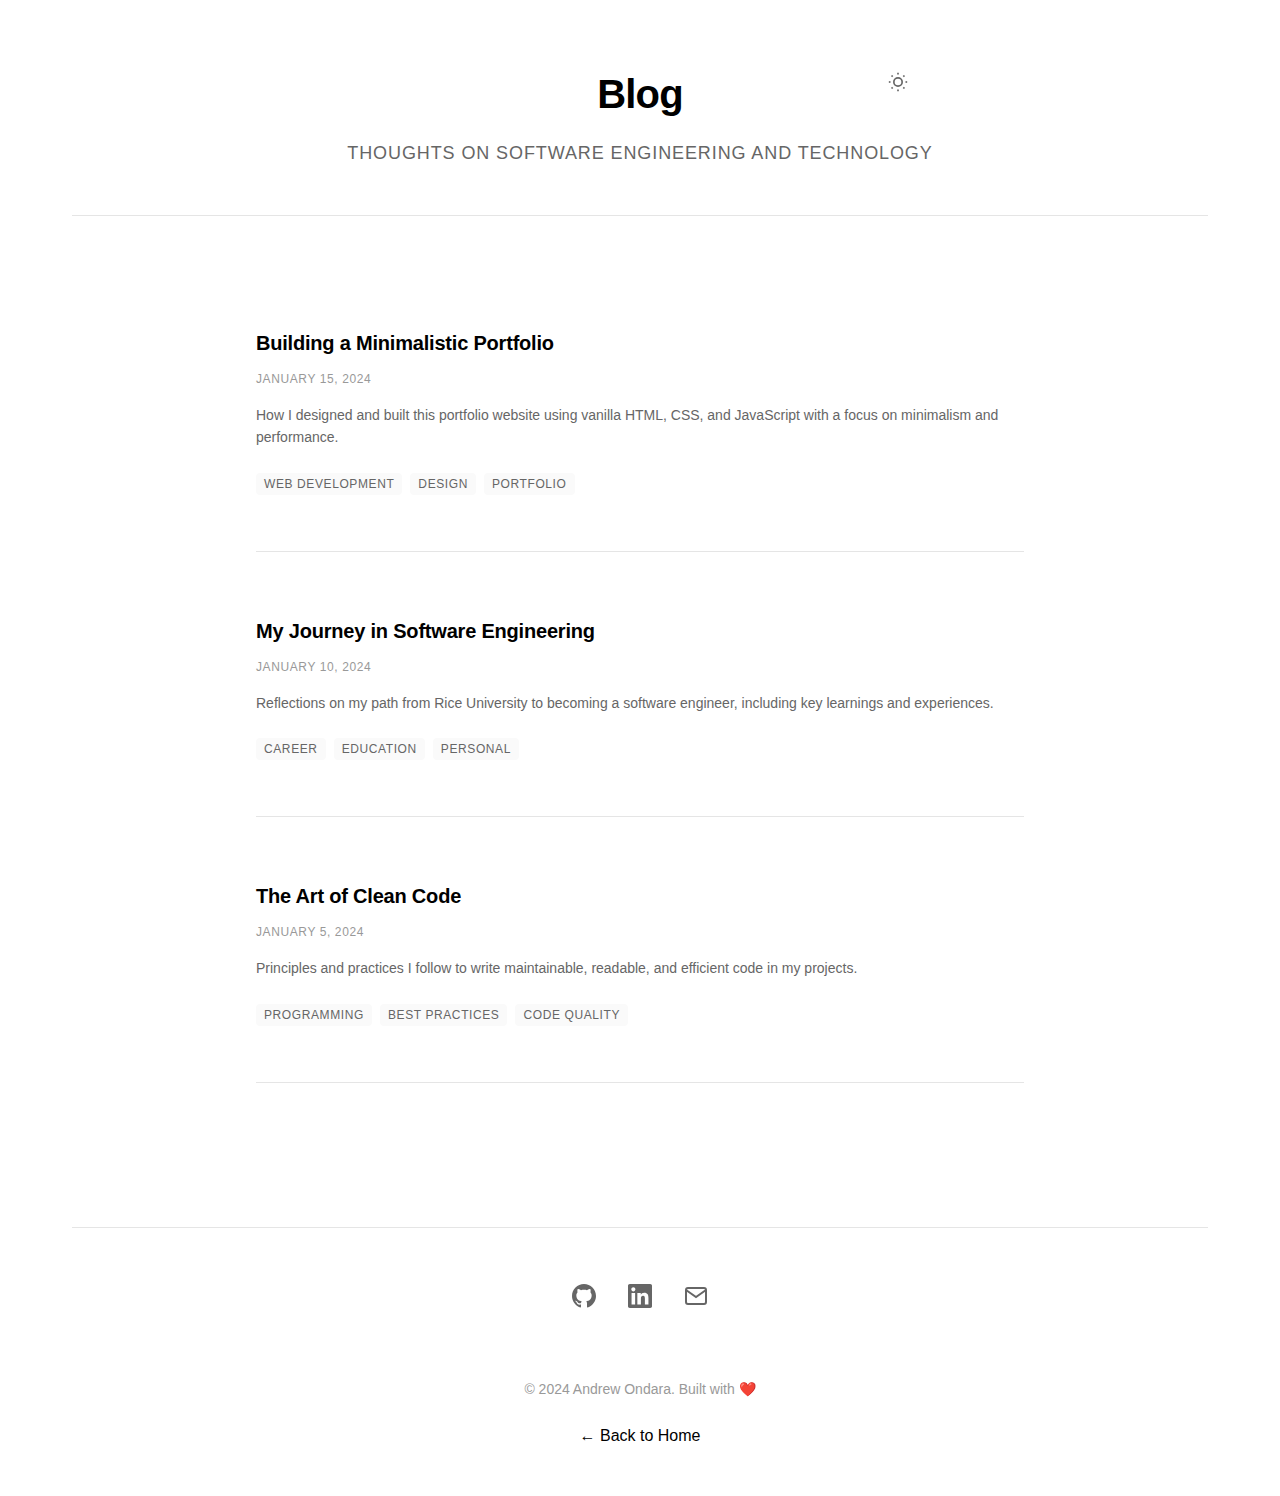
<file: blog/index.html>
<!DOCTYPE html>
<html lang="en">
<head>
    <meta charset="UTF-8">
    <meta name="viewport" content="width=device-width, initial-scale=1.0">
    <title>Blog - Andrew Ondara</title>
    <meta name="description" content="Blog posts about software engineering, technology, and my journey">
    <link rel="stylesheet" href="../style.css">
    <link rel="preconnect" href="https://fonts.googleapis.com">
    <link rel="preconnect" href="https://fonts.gstatic.com" crossorigin>
    <link href="https://fonts.googleapis.com/css2?family=Inter:wght@300;400;500;600;700&display=swap" rel="stylesheet">
    <link rel="icon" type="image/png" href="../favicon.png">
</head>
<body>
    <div class="container">
        <!-- Header -->
        <header class="header">
            <div class="header-content">
                <h1 class="name">Blog</h1>
                <p class="title">Thoughts on software engineering and technology</p>
                <div class="theme-toggle">
                    <button id="theme-toggle" aria-label="Toggle dark mode">
                        <svg class="sun-icon" width="20" height="20" viewBox="0 0 24 24" fill="none" stroke="currentColor" stroke-width="2">
                            <circle cx="12" cy="12" r="5"></circle>
                            <line x1="12" y1="1" x2="12" y2="3"></line>
                            <line x1="12" y1="21" x2="12" y2="23"></line>
                            <line x1="4.22" y1="4.22" x2="5.64" y2="5.64"></line>
                            <line x1="18.36" y1="18.36" x2="19.78" y2="19.78"></line>
                            <line x1="1" y1="12" x2="3" y2="12"></line>
                            <line x1="21" y1="12" x2="23" y2="12"></line>
                            <line x1="4.22" y1="19.78" x2="5.64" y2="18.36"></line>
                            <line x1="18.36" y1="5.64" x2="19.78" y2="4.22"></line>
                        </svg>
                        <svg class="moon-icon" width="20" height="20" viewBox="0 0 24 24" fill="none" stroke="currentColor" stroke-width="2">
                            <path d="M21 12.79A9 9 0 1 1 11.21 3 7 7 0 0 0 21 12.79z"></path>
                        </svg>
                    </button>
                </div>
            </div>
        </header>

        <!-- Main Content -->
        <main class="main">
            <section class="section">
                <div class="blog-posts" id="blog-posts">
                    <!-- Blog posts will be loaded here -->
                    <div class="loading">Loading posts...</div>
                </div>
            </section>
        </main>

        <!-- Footer -->
        <footer class="footer">
            <div class="footer-content">
                <div class="social-links">
                    <a href="https://github.com/AndrewOOndara" target="_blank" aria-label="GitHub">
                        <svg width="24" height="24" viewBox="0 0 24 24" fill="currentColor">
                            <path d="M12 0c-6.626 0-12 5.373-12 12 0 5.302 3.438 9.8 8.207 11.387.599.111.793-.261.793-.577v-2.234c-3.338.726-4.033-1.416-4.033-1.416-.546-1.387-1.333-1.756-1.333-1.756-1.089-.745.083-.729.083-.729 1.205.084 1.839 1.237 1.839 1.237 1.07 1.834 2.807 1.304 3.492.997.107-.775.418-1.305.762-1.604-2.665-.305-5.467-1.334-5.467-5.931 0-1.311.469-2.381 1.236-3.221-.124-.303-.535-1.524.117-3.176 0 0 1.008-.322 3.301 1.23.957-.266 1.983-.399 3.003-.404 1.02.005 2.047.138 3.006.404 2.291-1.552 3.297-1.23 3.297-1.23.653 1.653.242 2.874.118 3.176.77.84 1.235 1.911 1.235 3.221 0 4.609-2.807 5.624-5.479 5.921.43.372.823 1.102.823 2.222v3.293c0 .319.192.694.801.576 4.765-1.589 8.199-6.086 8.199-11.386 0-6.627-5.373-12-12-12z"/>
                        </svg>
                    </a>
                    <a href="https://www.linkedin.com/in/andrewondara/" target="_blank" aria-label="LinkedIn">
                        <svg width="24" height="24" viewBox="0 0 24 24" fill="currentColor">
                            <path d="M20.447 20.452h-3.554v-5.569c0-1.328-.027-3.037-1.852-3.037-1.853 0-2.136 1.445-2.136 2.939v5.667H9.351V9h3.414v1.561h.046c.477-.9 1.637-1.85 3.37-1.85 3.601 0 4.267 2.37 4.267 5.455v6.286zM5.337 7.433c-1.144 0-2.063-.926-2.063-2.065 0-1.138.92-2.063 2.063-2.063 1.14 0 2.064.925 2.064 2.063 0 1.139-.925 2.065-2.064 2.065zm1.782 13.019H3.555V9h3.564v11.452zM22.225 0H1.771C.792 0 0 .774 0 1.729v20.542C0 23.227.792 24 1.771 24h20.451C23.2 24 24 23.227 24 22.271V1.729C24 .774 23.2 0 22.222 0h.003z"/>
                        </svg>
                    </a>
                    <a href="mailto:aoo4@rice.edu" aria-label="Email">
                        <svg width="24" height="24" viewBox="0 0 24 24" fill="none" stroke="currentColor" stroke-width="2">
                            <path d="M4 4h16c1.1 0 2 .9 2 2v12c0 1.1-.9 2-2 2H4c-1.1 0-2-.9-2-2V6c0-1.1.9-2 2-2z"></path>
                            <polyline points="22,6 12,13 2,6"></polyline>
                        </svg>
                    </a>
                </div>
                <p class="footer-text">© 2024 Andrew Ondara. Built with ❤️</p>
                <a href="../" class="back-home">← Back to Home</a>
            </div>
        </footer>
    </div>

    <script src="../script.js"></script>
    <script>
        // Override blog posts for the blog index page
        document.addEventListener('DOMContentLoaded', () => {
            const posts = [
                {
                    title: "Building a Minimalistic Portfolio",
                    date: "2024-01-15",
                    excerpt: "How I designed and built this portfolio website using vanilla HTML, CSS, and JavaScript with a focus on minimalism and performance.",
                    slug: "building-minimalistic-portfolio",
                    categories: ["Web Development", "Design", "Portfolio"]
                },
                {
                    title: "My Journey in Software Engineering",
                    date: "2024-01-10",
                    excerpt: "Reflections on my path from Rice University to becoming a software engineer, including key learnings and experiences.",
                    slug: "software-engineering-journey",
                    categories: ["Career", "Education", "Personal"]
                },
                {
                    title: "The Art of Clean Code",
                    date: "2024-01-05",
                    excerpt: "Principles and practices I follow to write maintainable, readable, and efficient code in my projects.",
                    slug: "clean-code-principles",
                    categories: ["Programming", "Best Practices", "Code Quality"]
                }
            ];

            const container = document.getElementById('blog-posts');
            if (container) {
                const postsHTML = posts.map(post => `
                    <article class="blog-post">
                        <h3 class="blog-post-title">
                            <a href="${post.slug}.html" style="color: inherit; text-decoration: none;">
                                ${post.title}
                            </a>
                        </h3>
                        <p class="blog-post-date">${new Date(post.date).toLocaleDateString('en-US', {
                            year: 'numeric',
                            month: 'long',
                            day: 'numeric'
                        })}</p>
                        <p class="blog-post-excerpt">${post.excerpt}</p>
                        <div class="blog-post-categories">
                            ${post.categories.map(category => `<span class="category-tag">${category}</span>`).join('')}
                        </div>
                    </article>
                `).join('');

                container.innerHTML = postsHTML;
            }
        });
    </script>
</body>
</html>
</file>
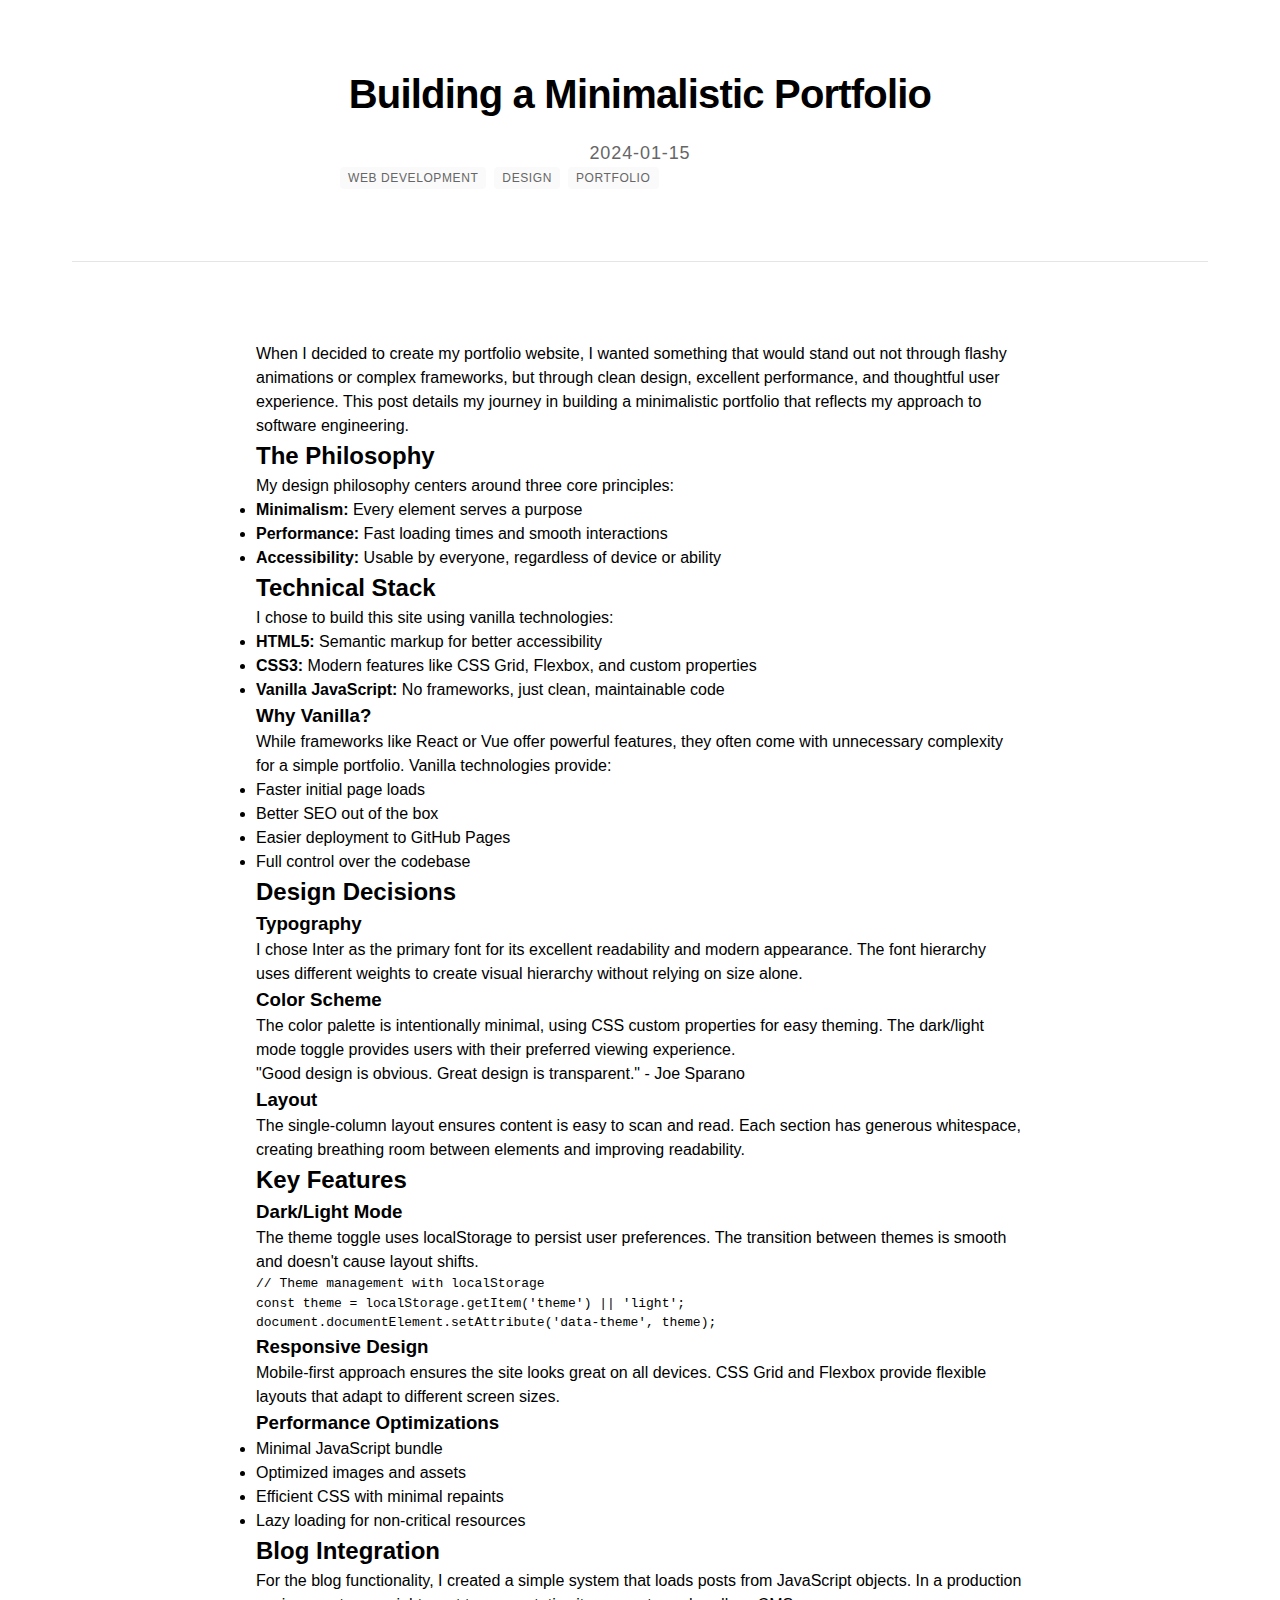
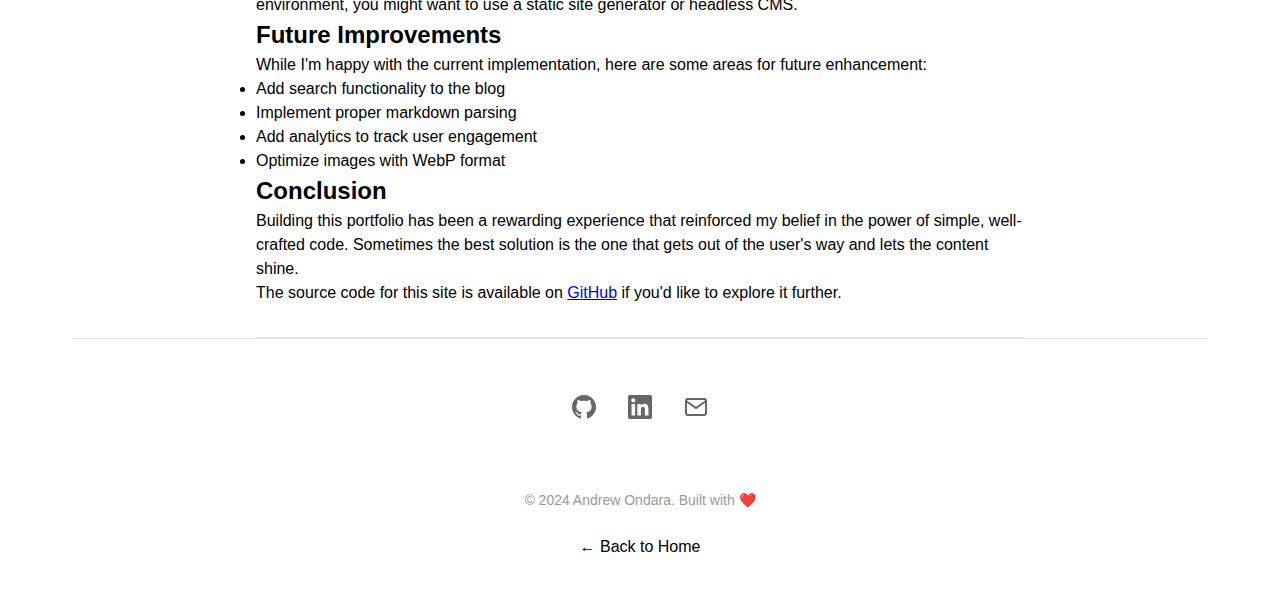
<file: blog/building-a-minimalistic-portfolio.html>
<!DOCTYPE html>
<html lang="en">
<head>
    <meta charset="UTF-8">
    <meta name="viewport" content="width=device-width, initial-scale=1.0">
    <title>Building a Minimalistic Portfolio - Andrew Ondara Blog</title>
    <meta name="description" content="When I decided to create my portfolio website, I wanted something that would stand out not through flashy animations or complex frameworks, but throug">
    <link rel="stylesheet" href="../style.css">
    <link rel="icon" type="image/png" href="../favicon.png">
</head>
<body>
    <div class="container">
        <header class="header">
            <div class="header-content">
                <h1 class="name">Building a Minimalistic Portfolio</h1>
                <p class="title">2024-01-15</p>
                <div class="blog-post-categories">
                    <span class="category-tag">Web Development</span><span class="category-tag">Design</span><span class="category-tag">Portfolio</span>
                </div>
            </div>
        </header>
        <main class="main">
            <article class="blog-post">
                <p>When I decided to create my portfolio website, I wanted something that would stand out not through flashy animations or complex frameworks, but through clean design, excellent performance, and thoughtful user experience. This post details my journey in building a minimalistic portfolio that reflects my approach to software engineering.</p>
<h2>The Philosophy</h2>
<p>My design philosophy centers around three core principles:</p>
<ul>
<li><strong>Minimalism:</strong> Every element serves a purpose</li>
<li><strong>Performance:</strong> Fast loading times and smooth interactions</li>
<li><strong>Accessibility:</strong> Usable by everyone, regardless of device or ability</li>
</ul>
<h2>Technical Stack</h2>
<p>I chose to build this site using vanilla technologies:</p>
<ul>
<li><strong>HTML5:</strong> Semantic markup for better accessibility</li>
<li><strong>CSS3:</strong> Modern features like CSS Grid, Flexbox, and custom properties</li>
<li><strong>Vanilla JavaScript:</strong> No frameworks, just clean, maintainable code</li>
</ul>
<h3>Why Vanilla?</h3>
<p>While frameworks like React or Vue offer powerful features, they often come with unnecessary complexity for a simple portfolio. Vanilla technologies provide:</p>
<ul>
<li>Faster initial page loads</li>
<li>Better SEO out of the box</li>
<li>Easier deployment to GitHub Pages</li>
<li>Full control over the codebase</li>
</ul>
<h2>Design Decisions</h2>
<h3>Typography</h3>
<p>I chose Inter as the primary font for its excellent readability and modern appearance. The font hierarchy uses different weights to create visual hierarchy without relying on size alone.</p>
<h3>Color Scheme</h3>
<p>The color palette is intentionally minimal, using CSS custom properties for easy theming. The dark/light mode toggle provides users with their preferred viewing experience.</p>
<blockquote>
<p>"Good design is obvious. Great design is transparent." - Joe Sparano</p>
</blockquote>
<h3>Layout</h3>
<p>The single-column layout ensures content is easy to scan and read. Each section has generous whitespace, creating breathing room between elements and improving readability.</p>
<h2>Key Features</h2>
<h3>Dark/Light Mode</h3>
<p>The theme toggle uses localStorage to persist user preferences. The transition between themes is smooth and doesn't cause layout shifts.</p>
<pre class="codehilite"><code class="language-js">// Theme management with localStorage
const theme = localStorage.getItem('theme') || 'light';
document.documentElement.setAttribute('data-theme', theme);
</code></pre>

<h3>Responsive Design</h3>
<p>Mobile-first approach ensures the site looks great on all devices. CSS Grid and Flexbox provide flexible layouts that adapt to different screen sizes.</p>
<h3>Performance Optimizations</h3>
<ul>
<li>Minimal JavaScript bundle</li>
<li>Optimized images and assets</li>
<li>Efficient CSS with minimal repaints</li>
<li>Lazy loading for non-critical resources</li>
</ul>
<h2>Blog Integration</h2>
<p>For the blog functionality, I created a simple system that loads posts from JavaScript objects. In a production environment, you might want to use a static site generator or headless CMS.</p>
<h2>Future Improvements</h2>
<p>While I'm happy with the current implementation, here are some areas for future enhancement:</p>
<ul>
<li>Add search functionality to the blog</li>
<li>Implement proper markdown parsing</li>
<li>Add analytics to track user engagement</li>
<li>Optimize images with WebP format</li>
</ul>
<h2>Conclusion</h2>
<p>Building this portfolio has been a rewarding experience that reinforced my belief in the power of simple, well-crafted code. Sometimes the best solution is the one that gets out of the user's way and lets the content shine.</p>
<p>The source code for this site is available on <a href="https://github.com/AndrewOOndara/AndrewOOndara.github.io">GitHub</a> if you'd like to explore it further. </p>
            </article>
        </main>
        <footer class="footer">
            <div class="footer-content">
                <div class="social-links">
                    <a href="https://github.com/AndrewOOndara" target="_blank" aria-label="GitHub">
                        <svg width="24" height="24" viewBox="0 0 24 24" fill="currentColor"><path d="M12 0c-6.626 0-12 5.373-12 12 0 5.302 3.438 9.8 8.207 11.387.599.111.793-.261.793-.577v-2.234c-3.338.726-4.033-1.416-4.033-1.416-.546-1.387-1.333-1.756-1.333-1.756-1.089-.745.083-.729.083-.729 1.205.084 1.839 1.237 1.839 1.237 1.07 1.834 2.807 1.304 3.492.997.107-.775.418-1.305.762-1.604-2.665-.305-5.467-1.334-5.467-5.931 0-1.311.469-2.381 1.236-3.221-.124-.303-.535-1.524.117-3.176 0 0 1.008-.322 3.301 1.23.957-.266 1.983-.399 3.003-.404 1.02.005 2.047.138 3.006.404 2.291-1.552 3.297-1.23 3.297-1.23.653 1.653.242 2.874.118 3.176.77.84 1.235 1.911 1.235 3.221 0 4.609-2.807 5.624-5.479 5.921.43.372.823 1.102.823 2.222v3.293c0 .319.192.694.801.576 4.765-1.589 8.199-6.086 8.199-11.386 0-6.627-5.373-12-12-12z"/></svg>
                    </a>
                    <a href="https://www.linkedin.com/in/andrewondara/" target="_blank" aria-label="LinkedIn">
                        <svg width="24" height="24" viewBox="0 0 24 24" fill="currentColor"><path d="M20.447 20.452h-3.554v-5.569c0-1.328-.027-3.037-1.852-3.037-1.853 0-2.136 1.445-2.136 2.939v5.667H9.351V9h3.414v1.561h.046c.477-.9 1.637-1.85 3.37-1.85 3.601 0 4.267 2.37 4.267 5.455v6.286zM5.337 7.433c-1.144 0-2.063-.926-2.063-2.065 0-1.138.92-2.063 2.063-2.063 1.14 0 2.064.925 2.064 2.063 0 1.139-.925 2.065-2.064 2.065zm1.782 13.019H3.555V9h3.564v11.452zM22.225 0H1.771C.792 0 0 .774 0 1.729v20.542C0 23.227.792 24 1.771 24h20.451C23.2 24 24 23.227 24 22.271V1.729C24 .774 23.2 0 22.222 0h.003z"/></svg>
                    </a>
                    <a href="mailto:a.ondara14@gmail.com" aria-label="Email">
                        <svg width="24" height="24" viewBox="0 0 24 24" fill="none" stroke="currentColor" stroke-width="2"><path d="M4 4h16c1.1 0 2 .9 2 2v12c0 1.1-.9 2-2 2H4c-1.1 0-2-.9-2-2V6c0-1.1.9-2 2-2z"></path><polyline points="22,6 12,13 2,6"></polyline></svg>
                    </a>
                </div>
                <p class="footer-text">© 2024 Andrew Ondara. Built with ❤️</p>
                <a href="../" class="back-home">← Back to Home</a>
            </div>
        </footer>
    </div>
</body>
</html>
</file>
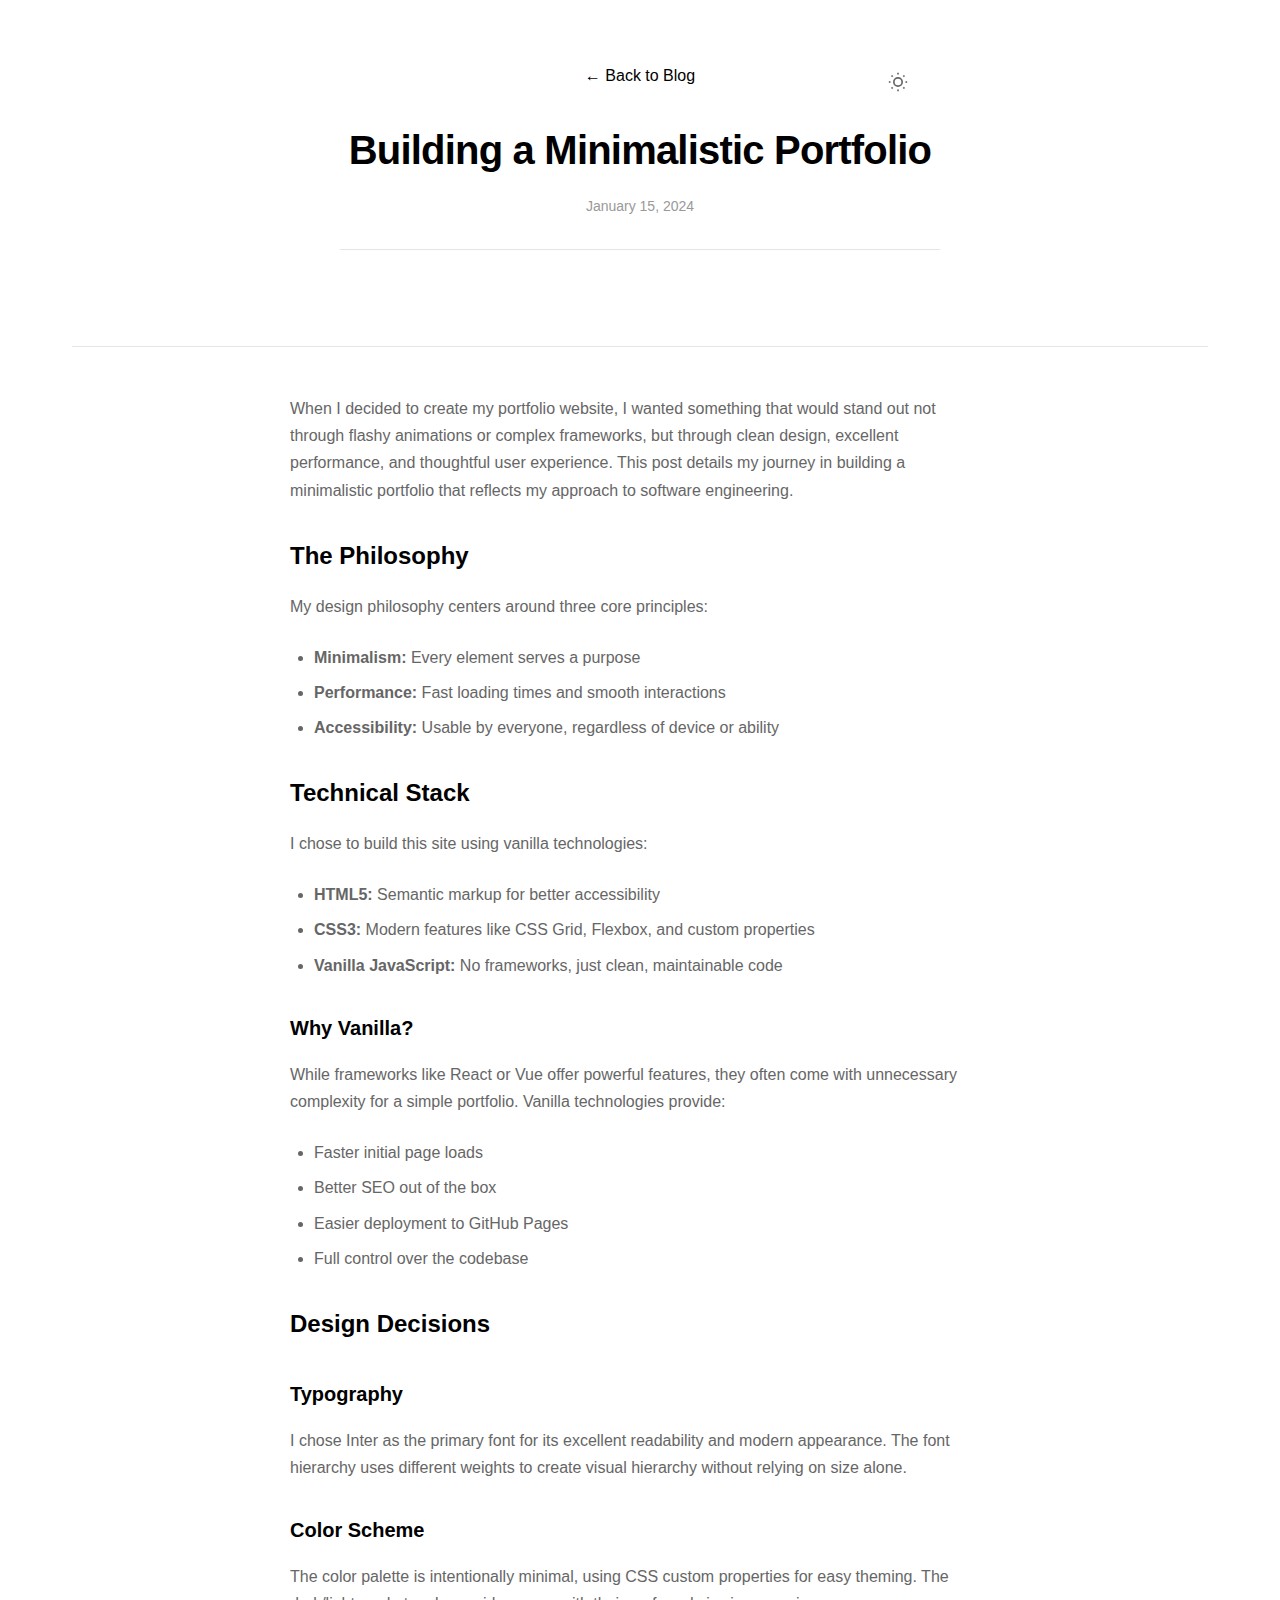
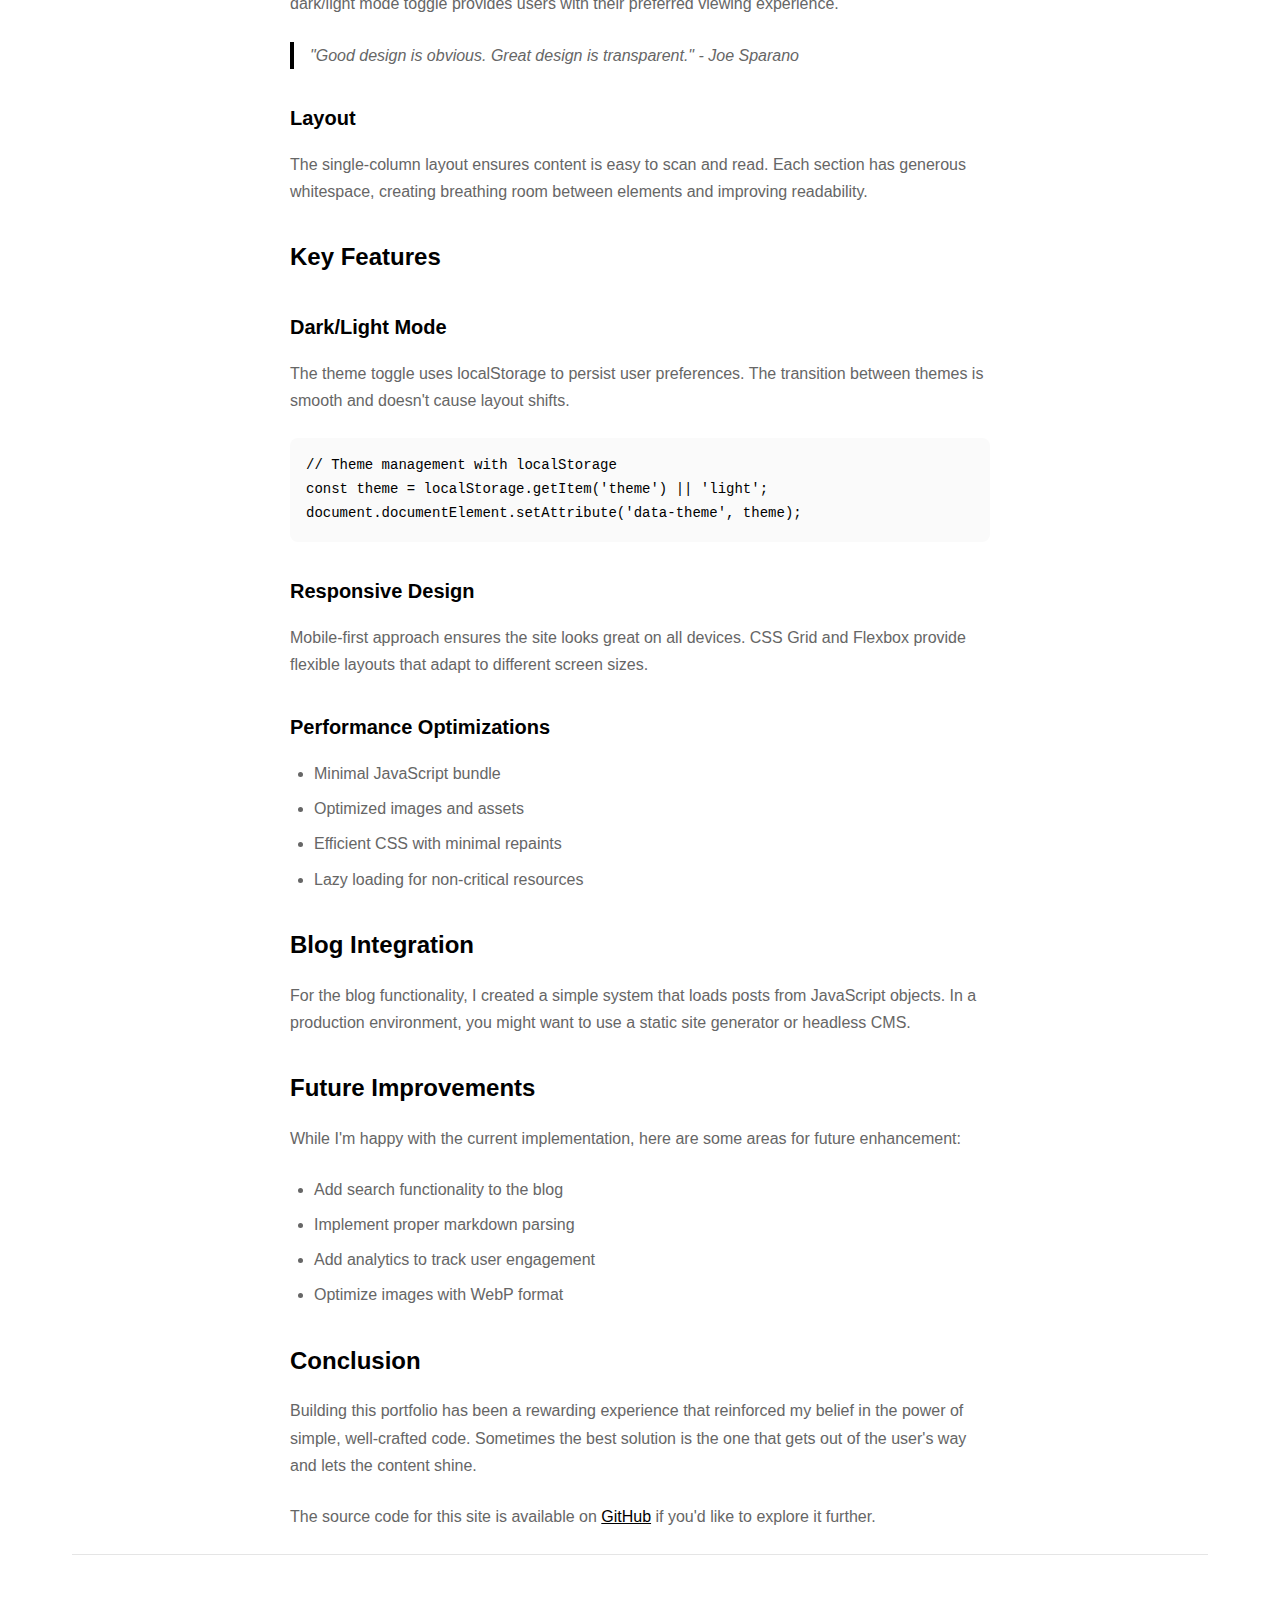
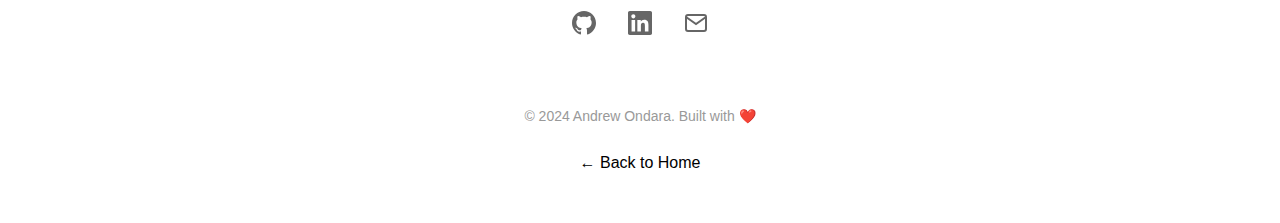
<file: blog/building-minimalistic-portfolio.html>
<!DOCTYPE html>
<html lang="en">
<head>
    <meta charset="UTF-8">
    <meta name="viewport" content="width=device-width, initial-scale=1.0">
    <title>Building a Minimalistic Portfolio - Andrew Ondara</title>
    <meta name="description" content="How I designed and built this portfolio website using vanilla HTML, CSS, and JavaScript with a focus on minimalism and performance.">
    <link rel="stylesheet" href="../style.css">
    <link rel="preconnect" href="https://fonts.googleapis.com">
    <link rel="preconnect" href="https://fonts.gstatic.com" crossorigin>
    <link href="https://fonts.googleapis.com/css2?family=Inter:wght@300;400;500;600;700&display=swap" rel="stylesheet">
    <link rel="icon" type="image/png" href="../favicon.png">
    <style>
        .blog-content {
            max-width: 700px;
            margin: 0 auto;
            line-height: 1.7;
        }
        
        .blog-content h1,
        .blog-content h2,
        .blog-content h3 {
            margin-top: 2rem;
            margin-bottom: 1rem;
            color: var(--text-primary);
        }
        
        .blog-content h1 {
            font-size: 2rem;
            font-weight: 700;
        }
        
        .blog-content h2 {
            font-size: 1.5rem;
            font-weight: 600;
        }
        
        .blog-content h3 {
            font-size: 1.25rem;
            font-weight: 600;
        }
        
        .blog-content p {
            margin-bottom: 1.5rem;
            color: var(--text-secondary);
        }
        
        .blog-content code {
            background-color: var(--bg-secondary);
            padding: 0.2rem 0.4rem;
            border-radius: 0.25rem;
            font-family: 'Monaco', 'Menlo', 'Ubuntu Mono', monospace;
            font-size: 0.875rem;
            color: var(--accent-color);
        }
        
        .blog-content pre {
            background-color: var(--bg-secondary);
            padding: 1rem;
            border-radius: 0.5rem;
            overflow-x: auto;
            margin: 1.5rem 0;
        }
        
        .blog-content pre code {
            background: none;
            padding: 0;
            color: var(--text-primary);
        }
        
        .blog-content ul,
        .blog-content ol {
            margin-bottom: 1.5rem;
            padding-left: 1.5rem;
        }
        
        .blog-content li {
            margin-bottom: 0.5rem;
            color: var(--text-secondary);
        }
        
        .blog-content blockquote {
            border-left: 4px solid var(--accent-color);
            padding-left: 1rem;
            margin: 1.5rem 0;
            font-style: italic;
            color: var(--text-secondary);
        }
        
        .blog-meta {
            text-align: center;
            margin-bottom: 3rem;
            padding-bottom: 2rem;
            border-bottom: 1px solid var(--border-color);
        }
        
        .blog-meta .date {
            color: var(--text-muted);
            font-size: 0.875rem;
        }
        
        .back-link {
            display: inline-block;
            margin-bottom: 2rem;
            color: var(--accent-color);
            text-decoration: none;
            font-weight: 500;
            transition: color 0.2s ease;
        }
        
        .back-link:hover {
            color: var(--accent-hover);
        }
    </style>
</head>
<body>
    <div class="container">
        <!-- Header -->
        <header class="header">
            <div class="header-content">
                <a href="index.html" class="back-link">← Back to Blog</a>
                <h1 class="name">Building a Minimalistic Portfolio</h1>
                <div class="blog-meta">
                    <p class="date">January 15, 2024</p>
                </div>
                <div class="theme-toggle">
                    <button id="theme-toggle" aria-label="Toggle dark mode">
                        <svg class="sun-icon" width="20" height="20" viewBox="0 0 24 24" fill="none" stroke="currentColor" stroke-width="2">
                            <circle cx="12" cy="12" r="5"></circle>
                            <line x1="12" y1="1" x2="12" y2="3"></line>
                            <line x1="12" y1="21" x2="12" y2="23"></line>
                            <line x1="4.22" y1="4.22" x2="5.64" y2="5.64"></line>
                            <line x1="18.36" y1="18.36" x2="19.78" y2="19.78"></line>
                            <line x1="1" y1="12" x2="3" y2="12"></line>
                            <line x1="21" y1="12" x2="23" y2="12"></line>
                            <line x1="4.22" y1="19.78" x2="5.64" y2="18.36"></line>
                            <line x1="18.36" y1="5.64" x2="19.78" y2="4.22"></line>
                        </svg>
                        <svg class="moon-icon" width="20" height="20" viewBox="0 0 24 24" fill="none" stroke="currentColor" stroke-width="2">
                            <path d="M21 12.79A9 9 0 1 1 11.21 3 7 7 0 0 0 21 12.79z"></path>
                        </svg>
                    </button>
                </div>
            </div>
        </header>

        <!-- Main Content -->
        <main class="main">
            <article class="blog-content">
                <p>When I decided to create my portfolio website, I wanted something that would stand out not through flashy animations or complex frameworks, but through clean design, excellent performance, and thoughtful user experience. This post details my journey in building a minimalistic portfolio that reflects my approach to software engineering.</p>

                <h2>The Philosophy</h2>
                <p>My design philosophy centers around three core principles:</p>
                <ul>
                    <li><strong>Minimalism:</strong> Every element serves a purpose</li>
                    <li><strong>Performance:</strong> Fast loading times and smooth interactions</li>
                    <li><strong>Accessibility:</strong> Usable by everyone, regardless of device or ability</li>
                </ul>

                <h2>Technical Stack</h2>
                <p>I chose to build this site using vanilla technologies:</p>
                <ul>
                    <li><strong>HTML5:</strong> Semantic markup for better accessibility</li>
                    <li><strong>CSS3:</strong> Modern features like CSS Grid, Flexbox, and custom properties</li>
                    <li><strong>Vanilla JavaScript:</strong> No frameworks, just clean, maintainable code</li>
                </ul>

                <h3>Why Vanilla?</h3>
                <p>While frameworks like React or Vue offer powerful features, they often come with unnecessary complexity for a simple portfolio. Vanilla technologies provide:</p>
                <ul>
                    <li>Faster initial page loads</li>
                    <li>Better SEO out of the box</li>
                    <li>Easier deployment to GitHub Pages</li>
                    <li>Full control over the codebase</li>
                </ul>

                <h2>Design Decisions</h2>
                <h3>Typography</h3>
                <p>I chose Inter as the primary font for its excellent readability and modern appearance. The font hierarchy uses different weights to create visual hierarchy without relying on size alone.</p>

                <h3>Color Scheme</h3>
                <p>The color palette is intentionally minimal, using CSS custom properties for easy theming. The dark/light mode toggle provides users with their preferred viewing experience.</p>

                <blockquote>
                    "Good design is obvious. Great design is transparent." - Joe Sparano
                </blockquote>

                <h3>Layout</h3>
                <p>The single-column layout ensures content is easy to scan and read. Each section has generous whitespace, creating breathing room between elements and improving readability.</p>

                <h2>Key Features</h2>
                <h3>Dark/Light Mode</h3>
                <p>The theme toggle uses localStorage to persist user preferences. The transition between themes is smooth and doesn't cause layout shifts.</p>

                <pre><code>// Theme management with localStorage
const theme = localStorage.getItem('theme') || 'light';
document.documentElement.setAttribute('data-theme', theme);</code></pre>

                <h3>Responsive Design</h3>
                <p>Mobile-first approach ensures the site looks great on all devices. CSS Grid and Flexbox provide flexible layouts that adapt to different screen sizes.</p>

                <h3>Performance Optimizations</h3>
                <ul>
                    <li>Minimal JavaScript bundle</li>
                    <li>Optimized images and assets</li>
                    <li>Efficient CSS with minimal repaints</li>
                    <li>Lazy loading for non-critical resources</li>
                </ul>

                <h2>Blog Integration</h2>
                <p>For the blog functionality, I created a simple system that loads posts from JavaScript objects. In a production environment, you might want to use a static site generator or headless CMS.</p>

                <h2>Future Improvements</h2>
                <p>While I'm happy with the current implementation, here are some areas for future enhancement:</p>
                <ul>
                    <li>Add search functionality to the blog</li>
                    <li>Implement proper markdown parsing</li>
                    <li>Add analytics to track user engagement</li>
                    <li>Optimize images with WebP format</li>
                </ul>

                <h2>Conclusion</h2>
                <p>Building this portfolio has been a rewarding experience that reinforced my belief in the power of simple, well-crafted code. Sometimes the best solution is the one that gets out of the user's way and lets the content shine.</p>

                <p>The source code for this site is available on <a href="https://github.com/AndrewOOndara/AndrewOOndara.github.io" style="color: var(--accent-color);">GitHub</a> if you'd like to explore it further.</p>
            </article>
        </main>

        <!-- Footer -->
        <footer class="footer">
            <div class="footer-content">
                <div class="social-links">
                    <a href="https://github.com/AndrewOOndara" target="_blank" aria-label="GitHub">
                        <svg width="24" height="24" viewBox="0 0 24 24" fill="currentColor">
                            <path d="M12 0c-6.626 0-12 5.373-12 12 0 5.302 3.438 9.8 8.207 11.387.599.111.793-.261.793-.577v-2.234c-3.338.726-4.033-1.416-4.033-1.416-.546-1.387-1.333-1.756-1.333-1.756-1.089-.745.083-.729.083-.729 1.205.084 1.839 1.237 1.839 1.237 1.07 1.834 2.807 1.304 3.492.997.107-.775.418-1.305.762-1.604-2.665-.305-5.467-1.334-5.467-5.931 0-1.311.469-2.381 1.236-3.221-.124-.303-.535-1.524.117-3.176 0 0 1.008-.322 3.301 1.23.957-.266 1.983-.399 3.003-.404 1.02.005 2.047.138 3.006.404 2.291-1.552 3.297-1.23 3.297-1.23.653 1.653.242 2.874.118 3.176.77.84 1.235 1.911 1.235 3.221 0 4.609-2.807 5.624-5.479 5.921.43.372.823 1.102.823 2.222v3.293c0 .319.192.694.801.576 4.765-1.589 8.199-6.086 8.199-11.386 0-6.627-5.373-12-12-12z"/>
                        </svg>
                    </a>
                    <a href="https://www.linkedin.com/in/andrewondara/" target="_blank" aria-label="LinkedIn">
                        <svg width="24" height="24" viewBox="0 0 24 24" fill="currentColor">
                            <path d="M20.447 20.452h-3.554v-5.569c0-1.328-.027-3.037-1.852-3.037-1.853 0-2.136 1.445-2.136 2.939v5.667H9.351V9h3.414v1.561h.046c.477-.9 1.637-1.85 3.37-1.85 3.601 0 4.267 2.37 4.267 5.455v6.286zM5.337 7.433c-1.144 0-2.063-.926-2.063-2.065 0-1.138.92-2.063 2.063-2.063 1.14 0 2.064.925 2.064 2.063 0 1.139-.925 2.065-2.064 2.065zm1.782 13.019H3.555V9h3.564v11.452zM22.225 0H1.771C.792 0 0 .774 0 1.729v20.542C0 23.227.792 24 1.771 24h20.451C23.2 24 24 23.227 24 22.271V1.729C24 .774 23.2 0 22.222 0h.003z"/>
                        </svg>
                    </a>
                    <a href="mailto:aoo4@rice.edu" aria-label="Email">
                        <svg width="24" height="24" viewBox="0 0 24 24" fill="none" stroke="currentColor" stroke-width="2">
                            <path d="M4 4h16c1.1 0 2 .9 2 2v12c0 1.1-.9 2-2 2H4c-1.1 0-2-.9-2-2V6c0-1.1.9-2 2-2z"></path>
                            <polyline points="22,6 12,13 2,6"></polyline>
                        </svg>
                    </a>
                </div>
                <p class="footer-text">© 2024 Andrew Ondara. Built with ❤️</p>
                <a href="../" class="back-home">← Back to Home</a>
            </div>
        </footer>
    </div>

    <script src="../script.js"></script>
</body>
</html>
</file>
<file: style.css>
/* CSS Variables for theming */
:root {
    /* Light theme */
    --bg-primary: #ffffff;
    --bg-secondary: #fafafa;
    --text-primary: #000000;
    --text-secondary: #666666;
    --text-muted: #999999;
    --border-color: #e5e5e5;
    --accent-color: #000000;
    --accent-hover: #333333;
    --card-bg: #ffffff;
    --card-border: #f0f0f0;
    --shadow: none;
    --shadow-lg: none;
}

[data-theme="dark"] {
    /* Dark theme */
    --bg-primary: #000000;
    --bg-secondary: #111111;
    --text-primary: #ffffff;
    --text-secondary: #cccccc;
    --text-muted: #888888;
    --border-color: #333333;
    --accent-color: #ffffff;
    --accent-hover: #cccccc;
    --card-bg: #000000;
    --card-border: #222222;
    --shadow: none;
    --shadow-lg: none;
}

/* Reset and base styles */
* {
    margin: 0;
    padding: 0;
    box-sizing: border-box;
}

html {
    scroll-behavior: smooth;
}

body {
    font-family: -apple-system, BlinkMacSystemFont, 'SF Pro Display', 'SF Pro Text', 'Helvetica Neue', Helvetica, Arial, sans-serif;
    line-height: 1.5;
    color: var(--text-primary);
    background-color: var(--bg-primary);
    transition: background-color 0.3s ease, color 0.3s ease;
    font-weight: 400;
    -webkit-font-smoothing: antialiased;
    -moz-osx-font-smoothing: grayscale;
}

/* Layout */
.layout {
    display: grid;
    grid-template-columns: 350px 1fr;
    min-height: 100vh;
    max-width: 1400px;
    margin: 0 auto;
}

/* Sidebar */
.sidebar {
    background-color: var(--bg-primary);
    border-right: 1px solid var(--border-color);
    padding: 3rem 2rem;
    position: sticky;
    top: 0;
    height: 100vh;
    overflow-y: auto;
}

.sidebar-content {
    display: flex;
    flex-direction: column;
    height: 100%;
    gap: 2rem;
}

/* Profile Section */
.profile-section {
    text-align: center;
    margin-bottom: 2rem;
}

.profile-image {
    margin-bottom: 1.5rem;
}

.profile-pic {
    width: 100px;
    height: 100px;
    border-radius: 50%;
    object-fit: cover;
    border: none;
    transition: all 0.3s ease;
}

.profile-pic:hover {
    transform: scale(1.02);
}

.profile-text {
    text-align: center;
}

.name {
    font-size: 1.75rem;
    font-weight: 600;
    margin-bottom: 0.5rem;
    color: var(--text-primary);
    letter-spacing: -0.02em;
}

.title {
    font-size: 0.875rem;
    color: var(--text-secondary);
    font-weight: 400;
    margin-bottom: 0;
    text-transform: uppercase;
    letter-spacing: 0.05em;
}

/* Sidebar Navigation */
.sidebar-nav {
    margin-bottom: 2rem;
}

.nav-list {
    list-style: none;
    padding: 0;
    margin: 0;
}

.nav-list li {
    margin-bottom: 0.5rem;
}

.nav-link {
    display: block;
    padding: 0.5rem 0;
    color: var(--text-secondary);
    text-decoration: none;
    transition: all 0.2s ease;
    font-weight: 400;
    font-size: 0.875rem;
    text-transform: uppercase;
    letter-spacing: 0.05em;
}

.nav-link:hover {
    color: var(--text-primary);
    transform: translateX(4px);
}

/* Contact Info */
.contact-info {
    margin-bottom: 2rem;
}

.contact-item {
    display: flex;
    justify-content: space-between;
    align-items: center;
    padding: 0.5rem 0;
    border-bottom: 1px solid var(--border-color);
}

.contact-item:last-child {
    border-bottom: none;
}

.contact-label {
    font-weight: 400;
    color: var(--text-secondary);
    font-size: 0.75rem;
    text-transform: uppercase;
    letter-spacing: 0.05em;
}

.contact-value {
    color: var(--text-primary);
    font-size: 0.75rem;
}

/* Social Links */
.social-links {
    display: flex;
    gap: 1.5rem;
    margin-bottom: 2rem;
}

.social-links a {
    color: var(--text-secondary);
    transition: all 0.2s ease;
    padding: 0.25rem;
}

.social-links a:hover {
    color: var(--text-primary);
    transform: translateY(-1px);
}

/* Theme Toggle */
.theme-toggle {
    margin-top: auto;
    text-align: center;
}

#theme-toggle {
    background: none;
    border: none;
    color: var(--text-secondary);
    cursor: pointer;
    padding: 0.5rem;
    transition: all 0.2s ease;
}

#theme-toggle:hover {
    color: var(--text-primary);
}

.sun-icon,
.moon-icon {
    transition: opacity 0.2s ease;
}

[data-theme="dark"] .sun-icon {
    opacity: 0;
}

[data-theme="dark"] .moon-icon {
    opacity: 1;
}

[data-theme="light"] .sun-icon {
    opacity: 1;
}

[data-theme="light"] .moon-icon {
    opacity: 0;
}

/* Main Content */
.main-content {
    padding: 4rem 5rem;
    overflow-y: auto;
    max-width: 1000px;
}

/* Sections */
.section {
    margin-bottom: 4rem;
    padding: 2rem 0;
}

.section-title {
    font-size: 2.5rem;
    font-weight: 600;
    margin-bottom: 3rem;
    color: var(--text-primary);
    letter-spacing: -0.02em;
}

/* About section */
.about-content {
    display: grid;
    gap: 2rem;
}

.about-text p {
    font-size: 1.125rem;
    color: var(--text-secondary);
    margin-bottom: 1.5rem;
    line-height: 1.6;
    font-weight: 400;
}

.about-details {
    display: grid;
    gap: 1rem;
}

.detail-item {
    display: flex;
    justify-content: space-between;
    align-items: center;
    padding: 1rem 0;
    border-bottom: 1px solid var(--border-color);
    transition: all 0.2s ease;
}

.detail-item:last-child {
    border-bottom: none;
}

.detail-item:hover {
    transform: translateX(4px);
}

.detail-label {
    font-weight: 500;
    color: var(--text-primary);
}

.detail-value {
    color: var(--text-secondary);
}

/* Projects section */
.projects-grid {
    display: grid;
    gap: 2rem;
}

.project-card {
    background-color: var(--card-bg);
    border-bottom: 1px solid var(--border-color);
    padding: 2rem 0;
    transition: all 0.3s ease;
}

.project-card:hover {
    transform: translateX(4px);
}

.project-image-container {
    margin-bottom: 1.5rem;
    cursor: pointer;
    overflow: hidden;
    border-radius: 0.5rem;
    background-color: var(--bg-secondary);
    transition: all 0.3s ease;
}

.project-image-container:hover {
    transform: scale(1.02);
}

.project-image {
    width: 100%;
    height: auto;
    display: block;
    object-fit: cover;
    border-radius: 0.5rem;
    transition: transform 0.3s ease;
}

.project-image-container:hover .project-image {
    transform: scale(1.05);
}

.video-play-overlay {
    position: absolute;
    top: 50%;
    left: 50%;
    transform: translate(-50%, -50%);
    pointer-events: none;
    opacity: 0.85;
    transition: all 0.3s ease;
}

.project-image-container:hover .video-play-overlay {
    opacity: 1;
    transform: translate(-50%, -50%) scale(1.1);
}

.project-image-placeholder {
    width: 100%;
    aspect-ratio: 16 / 9;
    background-color: var(--bg-secondary);
    display: flex;
    align-items: center;
    justify-content: center;
    color: var(--text-muted);
    font-size: 0.875rem;
    border-radius: 0.5rem;
    border: 1px dashed var(--border-color);
}

/* Modal styles */
.modal {
    display: none;
    position: fixed;
    z-index: 1000;
    left: 0;
    top: 0;
    width: 100%;
    height: 100%;
    background-color: rgba(0, 0, 0, 0.9);
    backdrop-filter: blur(4px);
    animation: fadeIn 0.3s ease;
}

.modal.active {
    display: flex;
    align-items: center;
    justify-content: center;
}

.modal-content {
    position: relative;
    max-width: 90%;
    max-height: 90vh;
    margin: auto;
    animation: zoomIn 0.3s ease;
}

.modal-image {
    width: 100%;
    height: auto;
    max-height: 90vh;
    object-fit: contain;
    border-radius: 0.5rem;
}

#modalVideo {
    width: 100%;
    height: auto;
    max-height: 90vh;
    border-radius: 0.5rem;
    background-color: #000;
}

.modal-close {
    position: absolute;
    top: -2.5rem;
    right: 0;
    color: #fff;
    font-size: 2rem;
    font-weight: 300;
    cursor: pointer;
    background: none;
    border: none;
    padding: 0.5rem;
    line-height: 1;
    transition: opacity 0.2s ease;
}

.modal-close:hover {
    opacity: 0.7;
}

@keyframes fadeIn {
    from {
        opacity: 0;
    }
    to {
        opacity: 1;
    }
}

@keyframes zoomIn {
    from {
        transform: scale(0.9);
        opacity: 0;
    }
    to {
        transform: scale(1);
        opacity: 1;
    }
}

.project-title {
    font-size: 1.25rem;
    font-weight: 600;
    margin-bottom: 0.75rem;
    color: var(--text-primary);
    letter-spacing: -0.01em;
}

.project-description {
    color: var(--text-secondary);
    margin-bottom: 1.5rem;
    line-height: 1.6;
}

.project-tech {
    display: flex;
    flex-wrap: wrap;
    gap: 0.5rem;
    margin-bottom: 1.5rem;
}

.tech-tag {
    background-color: var(--bg-secondary);
    color: var(--text-secondary);
    padding: 0.125rem 0.5rem;
    border-radius: 0.25rem;
    font-size: 0.75rem;
    font-weight: 400;
    text-transform: uppercase;
    letter-spacing: 0.05em;
}

.project-link {
    color: var(--text-secondary);
    text-decoration: none;
    font-weight: 400;
    transition: color 0.2s ease;
    font-size: 0.875rem;
    text-transform: uppercase;
    letter-spacing: 0.05em;
}

.project-link:hover {
    color: var(--text-primary);
}

/* Work Experience */
.timeline {
    position: relative;
}

.timeline::before {
    content: '';
    position: absolute;
    left: 1rem;
    top: 0;
    bottom: 0;
    width: 1px;
    background-color: var(--border-color);
}

.timeline-item {
    position: relative;
    margin-bottom: 2rem;
    padding-left: 3rem;
}

.timeline-marker {
    position: absolute;
    left: 0.5rem;
    top: 0.5rem;
    width: 0.75rem;
    height: 0.75rem;
    background-color: var(--text-primary);
    border-radius: 50%;
    border: 2px solid var(--bg-primary);
}

.job-title {
    font-size: 1.125rem;
    font-weight: 600;
    margin-bottom: 0.5rem;
    color: var(--text-primary);
    letter-spacing: -0.01em;
}

.company {
    font-weight: 400;
    color: var(--text-secondary);
    margin-bottom: 0.25rem;
    font-size: 0.875rem;
}

.duration {
    font-size: 0.75rem;
    color: var(--text-muted);
    margin-bottom: 1rem;
    text-transform: uppercase;
    letter-spacing: 0.05em;
}

.job-description {
    color: var(--text-secondary);
    line-height: 1.6;
    font-size: 0.875rem;
}

/* Blog section */
.blog-posts {
    max-width: 800px;
    margin: 0 auto 3rem auto;
    display: flex;
    flex-direction: column;
    gap: 2rem;
}

.blog-post {
    background-color: var(--card-bg);
    border-bottom: 1px solid var(--border-color);
    padding: 2rem 0;
    transition: all 0.3s ease;
    text-align: left;
}

.blog-post:hover {
    transform: translateX(4px);
}

.blog-post-title {
    font-size: 1.25rem;
    font-weight: 600;
    margin-bottom: 0.75rem;
    color: var(--text-primary);
    letter-spacing: -0.01em;
}

.blog-post-date {
    font-size: 0.75rem;
    color: var(--text-muted);
    margin-bottom: 1rem;
    text-transform: uppercase;
    letter-spacing: 0.05em;
}

.blog-post-excerpt {
    color: var(--text-secondary);
    line-height: 1.6;
    margin-bottom: 1.5rem;
    font-size: 0.875rem;
}

.blog-post-categories {
    display: flex;
    flex-wrap: wrap;
    gap: 0.5rem;
    margin-bottom: 1.5rem;
}

.category-tag {
    background-color: var(--bg-secondary);
    color: var(--text-secondary);
    padding: 0.125rem 0.5rem;
    border-radius: 0.25rem;
    font-size: 0.75rem;
    font-weight: 400;
    text-transform: uppercase;
    letter-spacing: 0.05em;
}

.blog-link {
    text-align: center;
    margin-top: 1rem;
}

.view-all-posts {
    display: inline-block;
    color: var(--text-secondary);
    text-decoration: none;
    font-weight: 400;
    transition: color 0.2s ease;
    font-size: 0.875rem;
    text-transform: uppercase;
    letter-spacing: 0.05em;
}

.view-all-posts:hover {
    color: var(--text-primary);
}

.loading {
    text-align: center;
    color: var(--text-muted);
    font-style: italic;
    padding: 3rem 0;
}

/* Now Playing section */
.spotify-container {
    background-color: var(--card-bg);
    border: 1px solid var(--border-color);
    border-radius: 0.5rem;
    padding: 1rem;
    overflow: hidden;
}

/* Blog index page styles */
.container {
    max-width: 1200px;
    margin: 0 auto;
    padding: 0 2rem;
}

.header {
    text-align: center;
    padding: 4rem 0 3rem 0;
    border-bottom: 1px solid var(--border-color);
    margin-bottom: 3rem;
}

.header-content {
    position: relative;
    max-width: 600px;
    margin: 0 auto;
}

.header .name {
    font-size: 2.5rem;
    font-weight: 600;
    margin-bottom: 1rem;
    color: var(--text-primary);
    letter-spacing: -0.02em;
}

.header .title {
    font-size: 1.125rem;
    color: var(--text-secondary);
    font-weight: 400;
    margin-bottom: 0;
    line-height: 1.5;
}

.header .theme-toggle {
    position: absolute;
    top: 0;
    right: 0;
}

.main {
    max-width: 800px;
    margin: 0 auto;
    padding: 0 1rem;
}

/* Footer */
.footer {
    border-top: 1px solid var(--border-color);
    padding: 3rem 0;
    text-align: center;
}

.footer-content {
    display: flex;
    flex-direction: column;
    align-items: center;
    gap: 1.5rem;
}

.social-links {
    display: flex;
    gap: 1rem;
}

.social-links a {
    color: var(--text-secondary);
    transition: all 0.2s ease;
    padding: 0.5rem;
    border-radius: 0.5rem;
}

.social-links a:hover {
    color: var(--accent-color);
    background-color: var(--bg-secondary);
    transform: translateY(-2px);
}

.footer-text {
    color: var(--text-muted);
    font-size: 0.875rem;
}

.back-home {
    color: var(--accent-color);
    text-decoration: none;
    font-weight: 500;
    transition: color 0.2s ease;
}

.back-home:hover {
    color: var(--accent-hover);
}

/* Responsive design */
@media (max-width: 1024px) {
    .layout {
        grid-template-columns: 300px 1fr;
    }
    
    .main-content {
        padding: 2rem 3rem;
    }
}

@media (max-width: 768px) {
    .layout {
        grid-template-columns: 1fr;
        grid-template-rows: auto 1fr;
    }
    
    .sidebar {
        position: relative;
        height: auto;
        border-right: none;
        border-bottom: 1px solid var(--border-color);
        padding: 1.5rem;
    }
    
    .sidebar-content {
        flex-direction: row;
        flex-wrap: wrap;
        gap: 1.5rem;
        align-items: center;
    }
    
    .profile-section {
        margin-bottom: 0;
        flex: 0 0 auto;
    }
    
    .profile-pic {
        width: 80px;
        height: 80px;
    }
    
    .name {
        font-size: 1.5rem;
    }
    
    .title {
        font-size: 0.875rem;
    }
    
    .sidebar-nav {
        margin-bottom: 0;
        flex: 1;
    }
    
    .nav-list {
        display: flex;
        gap: 1rem;
        flex-wrap: wrap;
    }
    
    .nav-list li {
        margin-bottom: 0;
    }
    
    .nav-link {
        padding: 0.5rem 1rem;
        font-size: 0.875rem;
    }
    
    .contact-info {
        margin-bottom: 0;
        flex: 0 0 100%;
        order: 3;
    }
    
    .social-links {
        margin-bottom: 0;
        flex: 0 0 auto;
    }
    
    .theme-toggle {
        margin-top: 0;
        flex: 0 0 auto;
    }
    
    .main-content {
        padding: 2rem 1.5rem;
    }
    
    .section-title {
        font-size: 1.75rem;
    }
    
    .detail-item {
        flex-direction: column;
        align-items: flex-start;
        gap: 0.5rem;
    }
    
    .timeline::before {
        left: 0.75rem;
    }
    
    .timeline-item {
        padding-left: 2.5rem;
    }
    
    .timeline-marker {
        left: 0.25rem;
    }
    
    .project-card,
    .blog-post {
        padding: 1.5rem;
    }
}

@media (max-width: 480px) {
    .sidebar-content {
        flex-direction: column;
        text-align: center;
    }
    
    .profile-pic {
        width: 100px;
        height: 100px;
    }
    
    .name {
        font-size: 2rem;
    }
    
    .nav-list {
        flex-direction: column;
        width: 100%;
    }
    
    .contact-info {
        order: 2;
    }
    
    .social-links {
        order: 3;
    }
    
    .theme-toggle {
        order: 4;
    }
    
    .section {
        margin-bottom: 3rem;
        padding: 1.5rem 0;
    }
    
    .project-tech {
        gap: 0.25rem;
    }
    
    .tech-tag {
        font-size: 0.75rem;
        padding: 0.2rem 0.5rem;
    }
    
    /* Blog index responsive */
    .container {
        padding: 0 1rem;
    }
    
    .header {
        padding: 2rem 0 2rem 0;
        margin-bottom: 2rem;
    }
    
    .header .name {
        font-size: 2rem;
    }
    
    .header .title {
        font-size: 1rem;
    }
    
    .header .theme-toggle {
        position: static;
        margin-top: 1rem;
    }
    
    .main {
        padding: 0;
    }
    
    .blog-post {
        padding: 1.5rem;
    }
    
    .blog-post-title {
        font-size: 1.25rem;
    }
    
    .modal-content {
        max-width: 95%;
    }
    
    .modal-close {
        top: -2rem;
        font-size: 1.5rem;
    }
}
</file>
